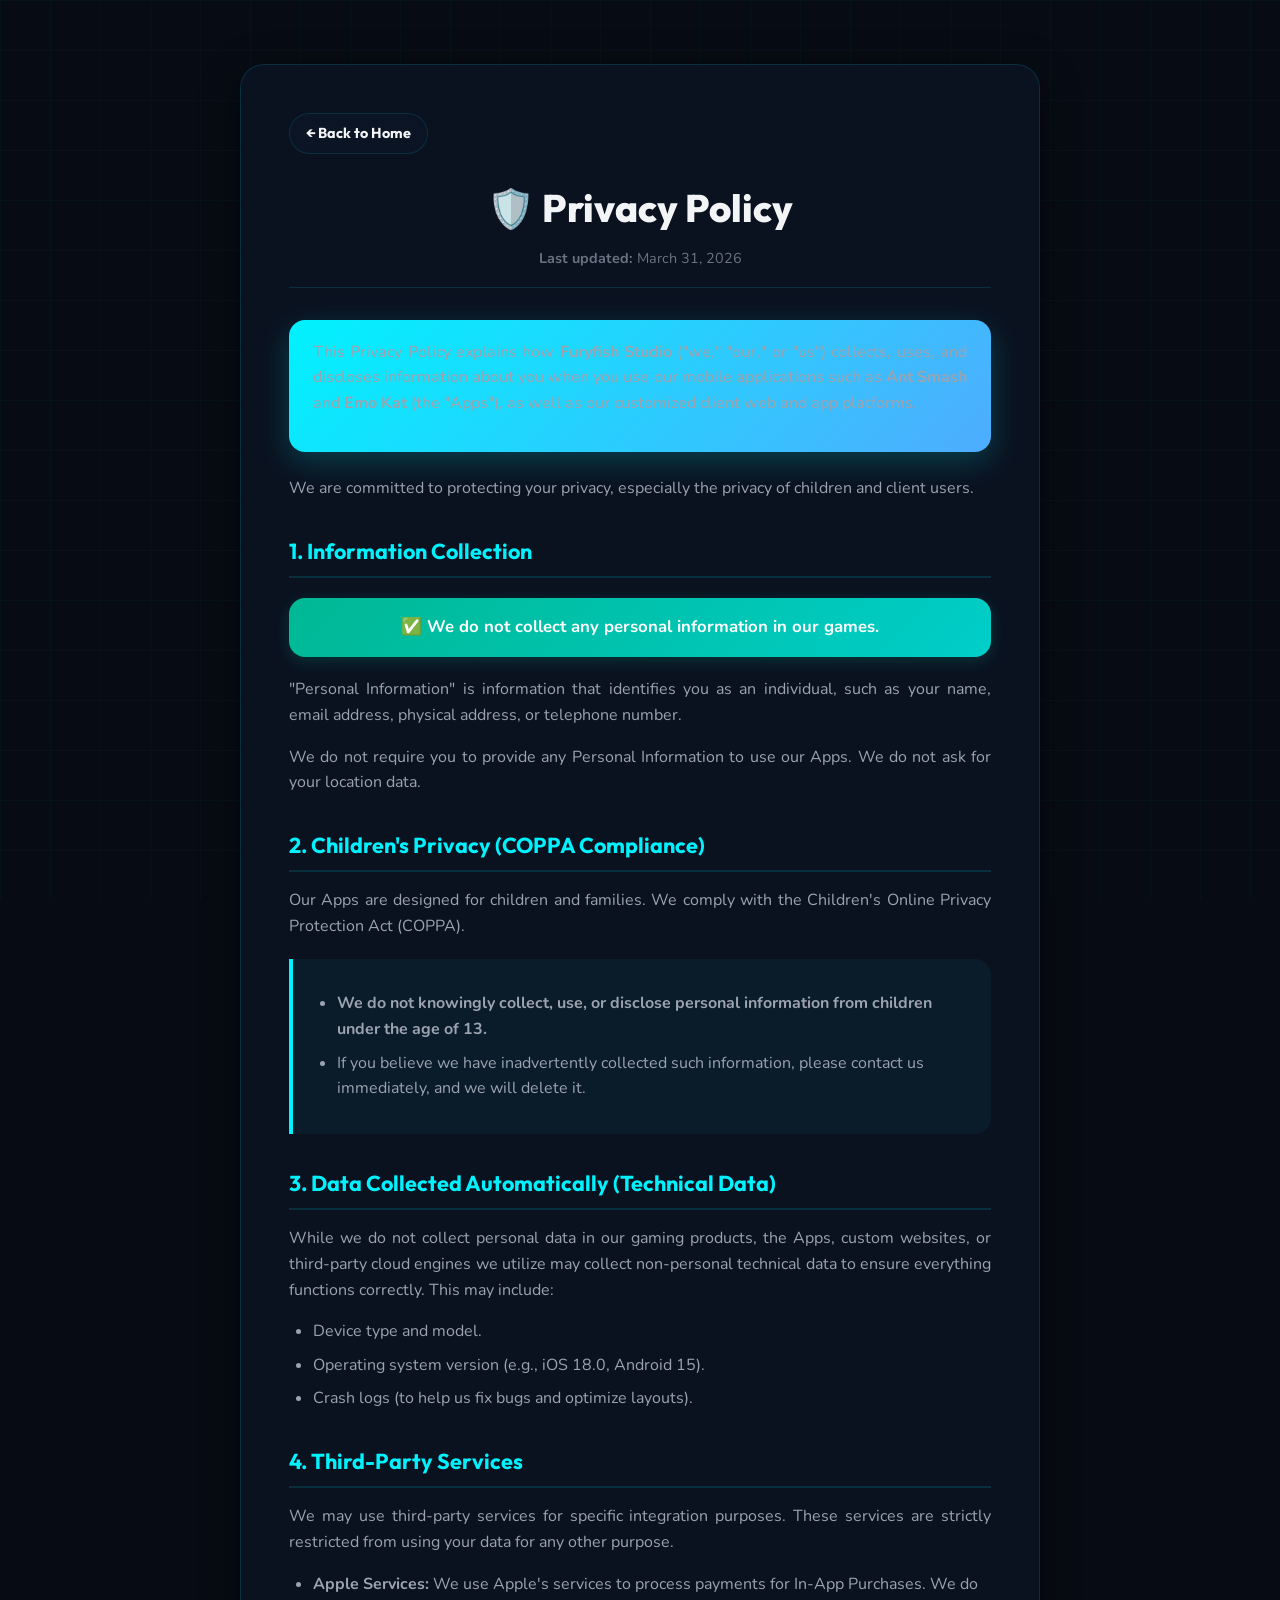
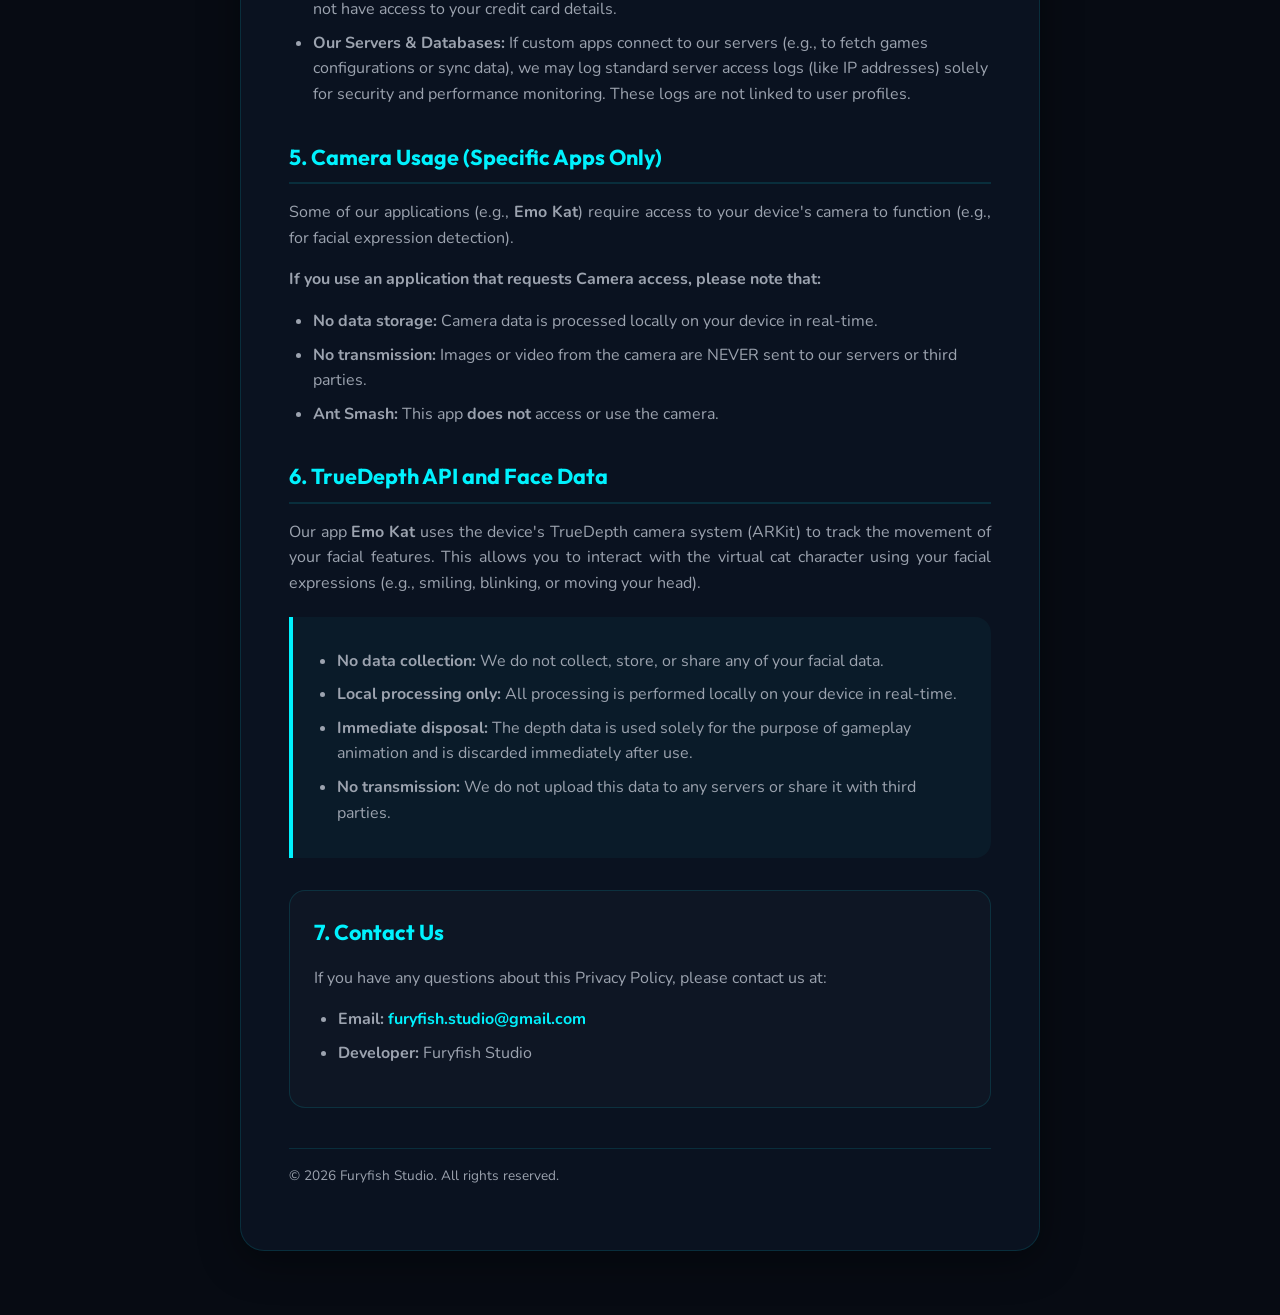
<file: privacy.html>
<!DOCTYPE html>
<html lang="en" data-theme="dark">

<head>
    <meta charset="UTF-8">
    <meta name="viewport" content="width=device-width, initial-scale=1.0">
    <title>Privacy Policy - Furyfish Studio</title>
    <link rel="preconnect" href="https://fonts.googleapis.com">
    <link rel="preconnect" href="https://fonts.gstatic.com" crossorigin>
    <link href="https://fonts.googleapis.com/css2?family=Nunito:wght@400;500;600;700&family=Outfit:wght@400;500;600;700;800&display=swap" rel="stylesheet">
    <link rel="stylesheet" href="styles.css?v=1.0.7">
    
    <script>
        // Set theme immediately to avoid layout flashing
        const savedTheme = localStorage.getItem('furyfishTheme') || 'dark';
        document.documentElement.setAttribute('data-theme', savedTheme);
    </script>

    <style>
        /* Custom document layout optimizations */
        .doc-container {
            max-width: 800px;
            margin: 40px auto;
            background: var(--bg-card);
            border: 1px solid var(--border-color);
            border-radius: var(--radius-lg);
            padding: 48px;
            backdrop-filter: blur(16px);
            -webkit-backdrop-filter: blur(16px);
            box-shadow: var(--shadow-soft);
            position: relative;
            z-index: 10;
        }
        
        h1, h2 {
            font-family: var(--font-heading);
            color: var(--text-primary);
        }
        
        h1 {
            font-size: 2.4rem;
            font-weight: 800;
            margin-bottom: 8px;
            text-align: center;
        }
        
        .last-updated {
            text-align: center;
            color: var(--text-muted);
            font-size: 0.9rem;
            margin-bottom: 32px;
            padding-bottom: 16px;
            border-bottom: 1px solid var(--border-color);
        }
        
        .intro-box {
            background: var(--accent-gradient);
            color: #fff;
            padding: 20px 24px;
            border-radius: var(--radius-md);
            margin-bottom: 24px;
            font-weight: 500;
            box-shadow: var(--accent-glow);
        }
        
        h2 {
            font-size: 1.35rem;
            margin: 32px 0 16px 0;
            padding-bottom: 8px;
            border-bottom: 2px solid var(--border-color);
            color: var(--accent-primary);
        }
        
        p {
            margin-bottom: 16px;
            color: var(--text-secondary);
            text-align: justify;
        }
        
        ul {
            margin: 16px 0;
            padding-left: 24px;
            color: var(--text-secondary);
        }
        
        li {
            margin-bottom: 8px;
        }
        
        .highlight-box {
            background: rgba(0, 242, 254, 0.04);
            border-left: 4px solid var(--accent-primary);
            padding: 16px 20px;
            margin: 20px 0;
            border-radius: 0 var(--radius-md) var(--radius-md) 0;
        }
        
        .no-collect {
            background: linear-gradient(135deg, #00b894 0%, #00cec9 100%);
            color: white;
            padding: 16px;
            border-radius: var(--radius-md);
            text-align: center;
            font-weight: bold;
            font-size: 1.05rem;
            margin: 20px 0;
            box-shadow: 0 4px 15px rgba(0,184,148,0.2);
        }
        
        .contact-box {
            background: rgba(255, 255, 255, 0.02);
            border: 1px solid var(--border-color);
            padding: 24px;
            border-radius: var(--radius-md);
            margin-top: 32px;
        }
        
        .contact-box h2 {
            margin-top: 0;
            border-bottom: none;
            padding-bottom: 0;
        }
        
        .footer-line {
            text-align: center;
            color: var(--text-muted);
            font-size: 0.85rem;
            margin-top: 40px;
            padding-top: 16px;
            border-top: 1px solid var(--border-color);
        }

        @media (max-width: 768px) {
            .doc-container {
                padding: 24px;
                margin: 20px auto;
            }
            h1 {
                font-size: 1.8rem;
            }
        }
    </style>
</head>

<body>
    <!-- Background grid -->
    <div class="background-grid"></div>

    <div class="container" style="padding: 24px 0;">
        <div class="doc-container">
            <!-- Back navigation button -->
            <a href="index.html" class="btn-secondary" style="padding: 8px 16px; font-size: 0.9rem; margin-bottom: 24px; display: inline-flex; align-items: center; gap: 8px;">
                ← Back to Home
            </a>

            <h1>🛡️ Privacy Policy</h1>
            <p class="last-updated"><strong>Last updated:</strong> March 31, 2026</p>

            <div class="intro-box">
                <p>This Privacy Policy explains how <strong>Furyfish Studio</strong> ("we," "our," or "us") collects, uses,
                    and discloses information about you when you use our mobile applications such as <strong>Ant Smash</strong> and <strong>Emo Kat</strong> (the
                    "Apps"), as well as our customized client web and app platforms.</p>
            </div>

            <p>We are committed to protecting your privacy, especially the privacy of children and client users.</p>

            <h2>1. Information Collection</h2>
            <div class="no-collect">
                ✅ We do not collect any personal information in our games.
            </div>
            <p>"Personal Information" is information that identifies you as an individual, such as your name, email address,
                physical address, or telephone number.</p>
            <p>We do not require you to provide any Personal Information to use our Apps. We do not ask for your location
                data.</p>

            <h2>2. Children's Privacy (COPPA Compliance)</h2>
            <p>Our Apps are designed for children and families. We comply with the Children's Online Privacy Protection Act
                (COPPA).</p>
            <div class="highlight-box">
                <ul>
                    <li><strong>We do not knowingly collect, use, or disclose personal information from children under the
                            age of 13.</strong></li>
                    <li>If you believe we have inadvertently collected such information, please contact us immediately, and
                        we will delete it.</li>
                </ul>
            </div>

            <h2>3. Data Collected Automatically (Technical Data)</h2>
            <p>While we do not collect personal data in our gaming products, the Apps, custom websites, or third-party cloud engines we utilize may collect non-personal
                technical data to ensure everything functions correctly. This may include:</p>
            <ul>
                <li>Device type and model.</li>
                <li>Operating system version (e.g., iOS 18.0, Android 15).</li>
                <li>Crash logs (to help us fix bugs and optimize layouts).</li>
            </ul>

            <h2>4. Third-Party Services</h2>
            <p>We may use third-party services for specific integration purposes. These services are strictly restricted from using your data for
                any other purpose.</p>
            <ul>
                <li><strong>Apple Services:</strong> We use Apple's services to process payments for In-App Purchases. We do
                    not have access to your credit card details.</li>
                <li><strong>Our Servers & Databases:</strong> If custom apps connect to our servers (e.g., to fetch games configurations or sync data), we may
                    log standard server access logs (like IP addresses) solely for security and performance monitoring.
                    These logs are not linked to user profiles.</li>
            </ul>

            <h2>5. Camera Usage (Specific Apps Only)</h2>
            <p>Some of our applications (e.g., <strong>Emo Kat</strong>) require access to your device's camera to
                function (e.g., for facial expression detection).</p>
            <p><strong>If you use an application that requests Camera access, please note that:</strong></p>
            <ul>
                <li><strong>No data storage:</strong> Camera data is processed locally on your device in real-time.</li>
                <li><strong>No transmission:</strong> Images or video from the camera are NEVER sent to our servers or third
                    parties.</li>
                <li><strong>Ant Smash:</strong> This app <strong>does not</strong> access or use the camera.</li>
            </ul>

            <h2>6. TrueDepth API and Face Data</h2>
            <p>Our app <strong>Emo Kat</strong> uses the device's TrueDepth camera system (ARKit) to track the movement of
                your facial features. This allows you to interact with the virtual cat character using your facial
                expressions (e.g., smiling, blinking, or moving your head).</p>
            <div class="highlight-box">
                <ul>
                    <li><strong>No data collection:</strong> We do not collect, store, or share any of your facial data.
                    </li>
                    <li><strong>Local processing only:</strong> All processing is performed locally on your device in
                        real-time.</li>
                    <li><strong>Immediate disposal:</strong> The depth data is used solely for the purpose of gameplay
                        animation and is discarded immediately after use.</li>
                    <li><strong>No transmission:</strong> We do not upload this data to any servers or share it with third
                        parties.</li>
                </ul>
            </div>

            <div class="contact-box">
                <h2>7. Contact Us</h2>
                <p>If you have any questions about this Privacy Policy, please contact us at:</p>
                <ul>
                    <li><strong>Email:</strong> <a href="mailto:furyfish.studio@gmail.com" style="color: var(--accent-primary); text-decoration: none; font-weight: 700;">furyfish.studio@gmail.com</a></li>
                    <li><strong>Developer:</strong> Furyfish Studio</li>
                </ul>
            </div>

            <div class="footer-line">
                <p>© 2026 Furyfish Studio. All rights reserved.</p>
            </div>
        </div>
    </div>
</body>

</html>
</file>
<file: styles.css>
:root {
    --font-heading: 'Outfit', -apple-system, BlinkMacSystemFont, 'Segoe UI', Roboto, sans-serif;
    --font-body: 'Nunito', -apple-system, BlinkMacSystemFont, 'Segoe UI', Roboto, sans-serif;
    --font-mono: 'Fira Code', 'Courier New', Courier, monospace;
    
    --transition-smooth: all 0.3s cubic-bezier(0.4, 0, 0.2, 1);
    --transition-bounce: all 0.5s cubic-bezier(0.34, 1.56, 0.64, 1);
    
    /* Global Radius */
    --radius-lg: 24px;
    --radius-md: 16px;
    --radius-sm: 10px;
    --radius-full: 9999px;
}

/* -------------------------------------------------------------
   🌑 DARK THEME: MIDNIGHT ABYSSAL (Default)
   ------------------------------------------------------------- */
[data-theme="dark"] {
    --bg-main: #070b13;
    --bg-card: rgba(13, 22, 38, 0.75);
    --bg-nav: rgba(7, 11, 19, 0.7);
    --border-color: rgba(0, 242, 254, 0.12);
    --border-hover: rgba(0, 242, 254, 0.4);
    --text-primary: #f3f4f6;
    --text-secondary: #9ca3af;
    --text-muted: #6b7280;
    
    --accent-primary: #00f2fe;
    --accent-secondary: #fbc2eb;
    --accent-gradient: linear-gradient(135deg, #00f2fe 0%, #4facfe 100%);
    --accent-glow: 0 10px 30px rgba(0, 242, 254, 0.2);
    --accent-shadow-hover: 0 20px 50px rgba(0, 242, 254, 0.3);
    
    --shadow-soft: 0 10px 40px rgba(0, 0, 0, 0.4);
    --shadow-hover: 0 20px 60px rgba(0, 242, 254, 0.15);
    
    --glass-bg: rgba(13, 22, 38, 0.7);
    --glass-border: rgba(255, 255, 255, 0.05);
    --glass-shadow: inset 0 1px 1px rgba(255, 255, 255, 0.05);
    
    --grid-bg: rgba(0, 242, 254, 0.02);
    --grid-line: rgba(0, 242, 254, 0.04);
    --bg-body: none;
}

/* -------------------------------------------------------------
   ☀️ LIGHT THEME: DREAMY HORIZON
   ------------------------------------------------------------- */
[data-theme="light"] {
    --bg-main: #f0f6fc;
    --bg-card: rgba(255, 255, 255, 0.85);
    --bg-nav: rgba(255, 255, 255, 0.7);
    --border-color: rgba(102, 126, 234, 0.15);
    --border-hover: rgba(102, 126, 234, 0.4);
    --text-primary: #2d3748;
    --text-secondary: #4a5568;
    --text-muted: #718096;
    
    --accent-primary: #667eea;
    --accent-secondary: #764ba2;
    --accent-gradient: linear-gradient(135deg, #667eea 0%, #764ba2 100%);
    --accent-glow: 0 10px 30px rgba(102, 126, 234, 0.15);
    --accent-shadow-hover: 0 20px 50px rgba(102, 126, 234, 0.25);
    
    --shadow-soft: 0 10px 40px rgba(102, 126, 234, 0.08);
    --shadow-hover: 0 20px 60px rgba(102, 126, 234, 0.18);
    
    --glass-bg: rgba(255, 255, 255, 0.8);
    --glass-border: rgba(255, 255, 255, 0.4);
    --glass-shadow: inset 0 1px 1px rgba(255, 255, 255, 0.2);
    
    --grid-bg: rgba(102, 126, 234, 0.01);
    --grid-line: rgba(102, 126, 234, 0.03);
    --bg-body: linear-gradient(180deg, #87CEEB 0%, #E0F6FF 50%, #FFF8E7 100%);
}

/* -------------------------------------------------------------
   BASE RESET & LAYOUT
   ------------------------------------------------------------- */
* {
    margin: 0;
    padding: 0;
    box-sizing: border-box;
}

html {
    scroll-behavior: smooth;
    font-size: 16px;
}

body {
    font-family: var(--font-body);
    background-color: var(--bg-main);
    background-image: var(--bg-body);
    background-repeat: no-repeat;
    background-position: center center;
    background-attachment: fixed;
    background-size: cover;
    color: var(--text-primary);
    overflow-x: hidden;
    position: relative;
    min-height: 100vh;
    line-height: 1.6;
    transition: background-color 0.5s ease, color 0.3s ease;
}

/* Background Grid Overlay */
.background-grid {
    position: fixed;
    top: 0;
    left: 0;
    width: 100%;
    height: 100%;
    z-index: 0;
    pointer-events: none;
    background-size: 50px 50px;
    background-image: 
        linear-gradient(to right, var(--grid-line) 1px, transparent 1px),
        linear-gradient(to bottom, var(--grid-line) 1px, transparent 1px);
    opacity: 0.8;
}

canvas#abyss-canvas {
    position: fixed;
    top: 0;
    left: 0;
    width: 100%;
    height: 100%;
    z-index: 0;
    pointer-events: none;
}

/* Custom Scrollbar */
::-webkit-scrollbar {
    width: 10px;
}
::-webkit-scrollbar-track {
    background: var(--bg-main);
}
::-webkit-scrollbar-thumb {
    background: var(--border-color);
    border-radius: var(--radius-full);
}
::-webkit-scrollbar-thumb:hover {
    background: var(--accent-primary);
}

/* Skip to Content Accessibility */
.skip-link {
    position: absolute;
    top: -100px;
    left: 0;
    background: var(--accent-primary);
    color: #000;
    padding: 8px 16px;
    z-index: 1000;
    transition: top 0.2s;
    font-family: var(--font-heading);
    font-weight: 700;
    border-radius: 0 0 var(--radius-sm) 0;
}
.skip-link:focus {
    top: 0;
}

.container {
    position: relative;
    z-index: 1;
    max-width: 1280px;
    margin: 0 auto;
    padding: 0 24px;
}

/* -------------------------------------------------------------
   NAV BAR
   ------------------------------------------------------------- */
.nav-menu {
    position: sticky;
    top: 16px;
    z-index: 100;
    display: flex;
    justify-content: space-between;
    align-items: center;
    padding: 14px 28px;
    margin-top: 16px;
    background: var(--bg-nav);
    backdrop-filter: blur(16px);
    -webkit-backdrop-filter: blur(16px);
    border-radius: var(--radius-full);
    border: 1px solid var(--glass-border);
    box-shadow: var(--shadow-soft), var(--glass-shadow);
    transition: var(--transition-smooth);
}

.brand {
    display: flex;
    align-items: center;
    gap: 12px;
    text-decoration: none;
    color: var(--text-primary);
}

.brand-logo {
    width: 32px;
    height: 32px;
    fill: url(#logo-grad);
    animation: swim 4s ease-in-out infinite;
}

.brand-name {
    font-family: var(--font-heading);
    font-weight: 800;
    font-size: 1.35rem;
    letter-spacing: -0.5px;
    background: var(--accent-gradient);
    -webkit-background-clip: text;
    -webkit-text-fill-color: transparent;
    background-clip: text;
}

.nav-links {
    display: flex;
    align-items: center;
    gap: 32px;
}

.nav-links a {
    text-decoration: none;
    color: var(--text-secondary);
    font-weight: 600;
    font-size: 0.95rem;
    font-family: var(--font-heading);
    transition: var(--transition-smooth);
    position: relative;
    padding: 4px 0;
}

.nav-links a:hover,
.nav-links a.active {
    color: var(--text-primary);
}

.nav-links a::after {
    content: '';
    position: absolute;
    bottom: 0;
    left: 0;
    width: 0;
    height: 2px;
    background: var(--accent-gradient);
    transition: var(--transition-smooth);
}

.nav-links a:hover::after,
.nav-links a.active::after {
    width: 100%;
}

.nav-controls {
    display: flex;
    align-items: center;
    gap: 16px;
}

/* Theme Toggle Slider */
.theme-toggle {
    background: var(--border-color);
    border: 1px solid var(--glass-border);
    cursor: pointer;
    width: 58px;
    height: 30px;
    border-radius: var(--radius-full);
    position: relative;
    display: flex;
    align-items: center;
    justify-content: space-between;
    padding: 0 6px;
    transition: var(--transition-smooth);
}

.theme-toggle-dot {
    position: absolute;
    top: 3px;
    left: 3px;
    width: 22px;
    height: 22px;
    background: var(--accent-gradient);
    border-radius: 50%;
    transition: var(--transition-bounce);
    box-shadow: 0 2px 5px rgba(0,0,0,0.2);
}

[data-theme="light"] .theme-toggle-dot {
    left: 31px;
}

.theme-toggle-icon {
    font-size: 0.9rem;
    z-index: 1;
    user-select: none;
}

/* Language Switcher */
.lang-switcher {
    display: flex;
    background: rgba(255, 255, 255, 0.03);
    border: 1px solid var(--border-color);
    padding: 3px;
    border-radius: var(--radius-full);
}

.lang-btn {
    background: transparent;
    border: none;
    color: var(--text-secondary);
    font-family: var(--font-heading);
    font-weight: 700;
    font-size: 0.75rem;
    padding: 6px 12px;
    border-radius: var(--radius-full);
    cursor: pointer;
    transition: var(--transition-smooth);
}

.lang-btn:hover {
    color: var(--text-primary);
}

.lang-btn.active {
    background: var(--accent-gradient);
    color: #fff;
    box-shadow: var(--accent-glow);
}

/* -------------------------------------------------------------
   HERO SECTION
   ------------------------------------------------------------- */
.hero {
    display: grid;
    grid-template-columns: 1.2fr 0.8fr;
    gap: 48px;
    align-items: center;
    padding: 80px 0;
    min-height: calc(100vh - 120px);
}

.hero-info {
    display: flex;
    flex-direction: column;
    gap: 24px;
}

.hero-badge {
    align-self: flex-start;
    display: inline-flex;
    align-items: center;
    gap: 8px;
    background: rgba(0, 242, 254, 0.08);
    border: 1px solid var(--border-color);
    color: var(--accent-primary);
    padding: 8px 18px;
    border-radius: var(--radius-full);
    font-family: var(--font-mono);
    font-size: 0.8rem;
    font-weight: 600;
    letter-spacing: 0.5px;
    text-transform: uppercase;
}

[data-theme="light"] .hero-badge {
    background: rgba(102, 126, 234, 0.08);
    color: var(--accent-primary);
}

.hero-badge::before {
    content: '';
    display: inline-block;
    width: 8px;
    height: 8px;
    border-radius: 50%;
    background: var(--accent-primary);
    box-shadow: 0 0 10px var(--accent-primary);
    animation: pulse 1.5s ease-in-out infinite;
}

.hero-title {
    font-family: var(--font-heading);
    font-weight: 800;
    font-size: 3.5rem;
    line-height: 1.1;
    letter-spacing: -1.5px;
}

.hero-title .gradient-text {
    background: var(--accent-gradient);
    -webkit-background-clip: text;
    -webkit-text-fill-color: transparent;
    background-clip: text;
    display: inline-block;
}

.hero-tagline {
    font-size: 1.2rem;
    color: var(--text-secondary);
    max-width: 600px;
    line-height: 1.6;
}

.tagline-highlight {
    color: var(--text-primary);
    font-weight: 700;
    border-bottom: 2px dashed var(--accent-primary);
}

/* Hero Technology Slide Track */
.hero-tech-slider {
    margin-top: 16px;
    overflow: hidden;
    width: 100%;
    mask-image: linear-gradient(to right, transparent, #000 10%, #000 90%, transparent);
    -webkit-mask-image: linear-gradient(to right, transparent, #000 10%, #000 90%, transparent);
}

.tech-track {
    display: flex;
    gap: 16px;
    width: max-content;
    animation: scroll-tech 25s linear infinite;
}

.tech-tag {
    background: var(--bg-card);
    border: 1px solid var(--border-color);
    border-radius: var(--radius-sm);
    padding: 8px 16px;
    font-family: var(--font-mono);
    font-size: 0.85rem;
    color: var(--text-secondary);
    display: flex;
    align-items: center;
    gap: 8px;
    white-space: nowrap;
}

.tech-tag i {
    color: var(--accent-primary);
}

.hero-ctas {
    display: flex;
    gap: 16px;
    margin-top: 12px;
}

/* Premium Button Designs */
.btn-primary {
    background: var(--accent-gradient);
    color: #fff;
    text-decoration: none;
    padding: 16px 32px;
    border-radius: var(--radius-full);
    font-family: var(--font-heading);
    font-weight: 700;
    font-size: 1rem;
    display: inline-flex;
    align-items: center;
    gap: 10px;
    box-shadow: var(--accent-glow);
    transition: var(--transition-bounce);
    border: none;
    cursor: pointer;
}

.btn-primary:hover {
    transform: translateY(-4px);
    box-shadow: var(--accent-shadow-hover);
}

.btn-primary:active {
    transform: translateY(-1px) scale(0.98);
}

.btn-secondary {
    background: var(--bg-card);
    border: 1px solid var(--border-color);
    color: var(--text-primary);
    text-decoration: none;
    padding: 16px 32px;
    border-radius: var(--radius-full);
    font-family: var(--font-heading);
    font-weight: 700;
    font-size: 1rem;
    display: inline-flex;
    align-items: center;
    gap: 10px;
    transition: var(--transition-bounce);
    cursor: pointer;
    backdrop-filter: blur(8px);
}

.btn-secondary:hover {
    transform: translateY(-4px);
    border-color: var(--accent-primary);
    background: rgba(255, 255, 255, 0.02);
}

.btn-secondary:active {
    transform: translateY(-1px) scale(0.98);
}

/* Floating Art Container */
.hero-art-container {
    position: relative;
    display: flex;
    justify-content: center;
    align-items: center;
}

.floating-artwork {
    width: 320px;
    height: 320px;
    border-radius: var(--radius-lg);
    background: radial-gradient(circle at top left, rgba(0, 242, 254, 0.15) 0%, transparent 60%),
                radial-gradient(circle at bottom right, rgba(251, 194, 235, 0.1) 0%, transparent 60%);
    border: 1px solid var(--border-color);
    box-shadow: var(--shadow-soft);
    position: relative;
    animation: float 6s ease-in-out infinite;
    backdrop-filter: blur(12px);
    display: flex;
    flex-direction: column;
    justify-content: center;
    align-items: center;
    gap: 16px;
    text-align: center;
    padding: 30px;
}

.floating-logo-bg {
    font-size: 5rem;
    animation: pulse-art 3s ease-in-out infinite;
}

.floating-badge {
    position: absolute;
    padding: 10px 18px;
    background: var(--glass-bg);
    border: 1px solid var(--glass-border);
    border-radius: var(--radius-md);
    box-shadow: var(--shadow-soft);
    font-family: var(--font-mono);
    font-size: 0.8rem;
    font-weight: 700;
    color: var(--accent-primary);
}

.fb-1 {
    top: -20px;
    left: -20px;
    animation: float-offset 5s ease-in-out infinite;
}

.fb-2 {
    bottom: -15px;
    right: -15px;
    animation: float-offset 6s ease-in-out infinite 1s;
}

.fb-3 {
    top: 60%;
    left: -40px;
    animation: float-offset 7s ease-in-out infinite 0.5s;
    color: var(--accent-secondary);
}

/* -------------------------------------------------------------
   SERVICES SECTION
   ------------------------------------------------------------- */
.services {
    padding: 100px 0;
}

.section-header {
    text-align: center;
    margin-bottom: 60px;
}

.section-pre {
    font-family: var(--font-mono);
    font-size: 0.85rem;
    color: var(--accent-primary);
    text-transform: uppercase;
    letter-spacing: 2px;
    display: block;
    margin-bottom: 12px;
}

.section-title {
    font-family: var(--font-heading);
    font-weight: 800;
    font-size: 2.5rem;
    letter-spacing: -1px;
}

.services-grid {
    display: grid;
    grid-template-columns: repeat(3, 1fr);
    gap: 32px;
}

.service-card {
    background: var(--bg-card);
    border: 1px solid var(--border-color);
    border-radius: var(--radius-lg);
    padding: 40px;
    box-shadow: var(--shadow-soft);
    transition: var(--transition-bounce);
    display: flex;
    flex-direction: column;
    gap: 20px;
    backdrop-filter: blur(12px);
    -webkit-backdrop-filter: blur(12px);
}

.service-card:hover {
    transform: translateY(-8px);
    border-color: var(--border-hover);
    box-shadow: var(--shadow-hover);
}

.service-icon {
    width: 60px;
    height: 60px;
    background: var(--accent-gradient);
    border-radius: var(--radius-md);
    display: flex;
    justify-content: center;
    align-items: center;
    font-size: 1.8rem;
    color: #fff;
    box-shadow: var(--accent-glow);
}

.service-title {
    font-family: var(--font-heading);
    font-weight: 750;
    font-size: 1.5rem;
    color: var(--text-primary);
}

.service-desc {
    color: var(--text-secondary);
    font-size: 0.95rem;
    line-height: 1.6;
}

.service-techs {
    display: flex;
    flex-wrap: wrap;
    gap: 8px;
    margin-top: auto;
    padding-top: 16px;
    border-top: 1px solid var(--border-color);
}

.service-tech-badge {
    background: rgba(255, 255, 255, 0.03);
    border: 1px solid var(--border-color);
    padding: 4px 10px;
    border-radius: var(--radius-full);
    font-family: var(--font-mono);
    font-size: 0.75rem;
    color: var(--text-secondary);
}

/* -------------------------------------------------------------
   SHOWCASE / PORTFOLIO SECTION
   ------------------------------------------------------------- */
.showcase {
    padding: 100px 0;
}

/* Portfolio Tabs */
.tabs-container {
    display: flex;
    justify-content: center;
    gap: 12px;
    margin-bottom: 48px;
}

.tab-btn {
    background: var(--bg-card);
    border: 1px solid var(--border-color);
    color: var(--text-secondary);
    font-family: var(--font-heading);
    font-weight: 700;
    font-size: 0.95rem;
    padding: 12px 28px;
    border-radius: var(--radius-full);
    cursor: pointer;
    transition: var(--transition-smooth);
    backdrop-filter: blur(8px);
}

.tab-btn:hover {
    color: var(--text-primary);
    border-color: var(--text-muted);
}

.tab-btn.active {
    background: var(--accent-gradient);
    color: #fff;
    border-color: transparent;
    box-shadow: var(--accent-glow);
}

/* Dynamic Showcase Grid */
.showcase-grid {
    display: grid;
    grid-template-columns: repeat(2, 1fr);
    gap: 40px;
}

/* Portfolio Work Item Cards */
.project-card {
    background: var(--bg-card);
    border: 1px solid var(--border-color);
    border-radius: var(--radius-lg);
    overflow: hidden;
    box-shadow: var(--shadow-soft);
    display: flex;
    flex-direction: column;
    backdrop-filter: blur(16px);
    -webkit-backdrop-filter: blur(16px);
    transition: border-color 0.4s ease, box-shadow 0.4s ease, transform 0.1s ease;
    transform-style: preserve-3d;
    perspective: 1000px;
    cursor: pointer;
}

.project-card:hover {
    border-color: var(--border-hover);
    box-shadow: var(--shadow-hover);
}

/* Mockup Media Viewport */
.project-media-container {
    width: 100%;
    height: 320px;
    overflow: hidden;
    background: rgba(255, 255, 255, 0.02);
    display: flex;
    justify-content: center;
    align-items: center;
    position: relative;
    padding: 24px;
    border-bottom: 1px solid var(--border-color);
}

.project-details {
    padding: 32px;
    display: flex;
    flex-direction: column;
    gap: 16px;
    flex-grow: 1;
}

.project-tags {
    display: flex;
    gap: 8px;
    flex-wrap: wrap;
}

.project-tag {
    background: rgba(0, 242, 254, 0.05);
    border: 1px solid var(--border-color);
    color: var(--accent-primary);
    font-family: var(--font-mono);
    font-size: 0.75rem;
    padding: 4px 10px;
    border-radius: var(--radius-full);
    text-transform: uppercase;
}

.project-title {
    font-family: var(--font-heading);
    font-weight: 800;
    font-size: 1.6rem;
    color: var(--text-primary);
    line-height: 1.25;
}

.project-subtitle {
    font-size: 0.95rem;
    color: var(--text-secondary);
    line-height: 1.5;
}

.project-footer {
    display: flex;
    justify-content: space-between;
    align-items: center;
    margin-top: auto;
    padding-top: 20px;
    border-top: 1px solid var(--border-color);
}

.project-links {
    display: flex;
    gap: 12px;
}

.project-meta-label {
    font-family: var(--font-mono);
    font-weight: 700;
    font-size: 0.95rem;
    color: var(--accent-primary);
}

/* -------------------------------------------------------------
   DEVICE MOCKUPS (PURE CSS & HTML)
   ------------------------------------------------------------- */

/* MacBook/Browser Screen */
.mockup-browser {
    width: 100%;
    height: 100%;
    background: #111;
    border-radius: var(--radius-md);
    border: 1px solid rgba(255,255,255,0.1);
    box-shadow: 0 15px 30px rgba(0,0,0,0.5);
    display: flex;
    flex-direction: column;
    overflow: hidden;
    transition: var(--transition-smooth);
}

.browser-header {
    background: #1e1e1e;
    height: 32px;
    border-bottom: 1px solid #2e2e2e;
    display: flex;
    align-items: center;
    padding: 0 12px;
    gap: 16px;
}

.browser-dots {
    display: flex;
    gap: 6px;
}

.browser-dot {
    width: 8px;
    height: 8px;
    border-radius: 50%;
}

.bd-close { background: #ff5f56; }
.bd-min { background: #ffbd2e; }
.bd-max { background: #27c93f; }

.browser-address {
    background: #2b2b2b;
    border-radius: 4px;
    height: 18px;
    flex-grow: 1;
    max-width: 60%;
    margin: 0 auto;
    font-family: var(--font-mono);
    font-size: 0.65rem;
    color: #888;
    display: flex;
    align-items: center;
    padding: 0 10px;
    overflow: hidden;
    white-space: nowrap;
}

.browser-screen {
    flex-grow: 1;
    background: #fff;
    overflow: hidden;
    position: relative;
}

/* Phone Screen */
.mockup-phone {
    width: 155px;
    height: 290px;
    background: #000;
    border-radius: 32px;
    border: 4px solid #222;
    box-shadow: 0 15px 30px rgba(0,0,0,0.5);
    position: relative;
    overflow: hidden;
    display: flex;
    flex-direction: column;
    transition: var(--transition-smooth);
}

.phone-screen {
    flex-grow: 1;
    background: #fff;
    border-radius: 26px;
    overflow: hidden;
    position: relative;
    display: flex;
    flex-direction: column;
}

.phone-island {
    position: absolute;
    top: 6px;
    left: 50%;
    transform: translateX(-50%);
    width: 50px;
    height: 12px;
    background: #000;
    border-radius: 20px;
    z-index: 10;
}

.phone-home-indicator {
    position: absolute;
    bottom: 5px;
    left: 50%;
    transform: translateX(-50%);
    width: 50px;
    height: 3px;
    background: #888;
    border-radius: 10px;
    z-index: 10;
}

/* -------------------------------------------------------------
   MOCKUP PREVIEW RENDERS (CUSTOM SITES)
   ------------------------------------------------------------- */

/* 1. HaMy Kitchen preview */
.preview-hamy {
    width: 100%;
    height: 100%;
    background: #0f0a0a;
    color: #fff;
    display: flex;
    flex-direction: column;
    font-family: var(--font-heading);
    position: relative;
    overflow: hidden;
}

.hamy-nav {
    display: flex;
    justify-content: space-between;
    align-items: center;
    padding: 8px 12px;
    border-bottom: 1px solid rgba(255,255,255,0.05);
}

.hamy-logo {
    color: #ff6b6b;
    font-weight: 800;
    font-size: 0.8rem;
    letter-spacing: -0.5px;
}

.hamy-nav-links {
    width: 40px;
    height: 4px;
    background: rgba(255,255,255,0.2);
    border-radius: 2px;
}

.hamy-hero {
    flex-grow: 1;
    display: flex;
    flex-direction: column;
    justify-content: center;
    padding: 12px;
    gap: 8px;
    text-align: left;
    position: relative;
}

.hamy-title {
    font-size: 1.1rem;
    font-weight: 800;
    line-height: 1.2;
    background: linear-gradient(135deg, #ff9f43 0%, #ff6b6b 100%);
    -webkit-background-clip: text;
    -webkit-text-fill-color: transparent;
}

.hamy-sub {
    font-size: 0.55rem;
    color: #aaa;
    max-width: 80%;
}

.hamy-btn {
    align-self: flex-start;
    background: #ff6b6b;
    color: #fff;
    font-size: 0.55rem;
    padding: 6px 12px;
    border-radius: 4px;
    font-weight: 700;
    box-shadow: 0 4px 10px rgba(255,107,107,0.3);
}

.hamy-circle-food {
    position: absolute;
    right: -20px;
    bottom: -10px;
    width: 100px;
    height: 100px;
    background: radial-gradient(circle, #ff6b6b 0%, transparent 70%);
    opacity: 0.3;
    border-radius: 50%;
    animation: rotate 12s linear infinite;
}

/* 2. An's Nails preview */
.preview-nails {
    width: 100%;
    height: 100%;
    background: #fdf6f6;
    color: #3e2723;
    display: flex;
    flex-direction: column;
    font-family: var(--font-body);
    position: relative;
    overflow: hidden;
}

.nails-header {
    display: flex;
    justify-content: space-between;
    align-items: center;
    padding: 6px 12px;
    background: #fff;
    border-bottom: 1px solid #f3e5f5;
}

.nails-logo {
    font-weight: 700;
    font-size: 0.75rem;
    color: #880e4f;
}

.nails-hamburger {
    width: 12px;
    height: 8px;
    border-top: 2px solid #880e4f;
    border-bottom: 2px solid #880e4f;
}

.nails-hero {
    flex-grow: 1;
    display: flex;
    flex-direction: column;
    align-items: center;
    justify-content: center;
    padding: 12px;
    text-align: center;
    gap: 8px;
    background-image: radial-gradient(circle at top right, #f8bbd0 0%, transparent 60%);
}

.nails-title {
    font-size: 1.1rem;
    font-weight: 700;
    color: #880e4f;
    line-height: 1.2;
}

.nails-sub {
    font-size: 0.55rem;
    color: #5d4037;
}

.nails-btn {
    background: #880e4f;
    color: #fff;
    font-size: 0.55rem;
    padding: 6px 14px;
    border-radius: 12px;
    font-weight: 600;
    text-transform: uppercase;
    letter-spacing: 0.5px;
}

.nails-flower {
    position: absolute;
    bottom: -10px;
    left: -10px;
    font-size: 2.2rem;
    opacity: 0.15;
    animation: sway 4s ease-in-out infinite alternate;
}

/* 3. Mein Pass preview */
.preview-pass {
    width: 100%;
    height: 100%;
    background: #0f172a;
    color: #fff;
    display: flex;
    flex-direction: column;
    padding: 16px 10px;
    font-family: var(--font-mono);
    gap: 12px;
    position: relative;
    overflow: hidden;
}

.pass-header {
    display: flex;
    justify-content: space-between;
    align-items: center;
}

.pass-title {
    font-size: 0.75rem;
    font-weight: 800;
    color: #38bdf8;
}

.pass-status {
    width: 8px;
    height: 8px;
    border-radius: 50%;
    background: #22c55e;
    box-shadow: 0 0 8px #22c55e;
}

.pass-card {
    background: rgba(255, 255, 255, 0.05);
    border: 1px solid rgba(255, 255, 255, 0.1);
    border-radius: 12px;
    padding: 10px;
    display: flex;
    flex-direction: column;
    gap: 4px;
}

.pass-card-header {
    display: flex;
    justify-content: space-between;
    font-size: 0.5rem;
    color: #94a3b8;
}

.pass-name {
    font-size: 0.65rem;
    font-weight: 700;
}

.pass-qr-box {
    align-self: center;
    width: 80px;
    height: 80px;
    background: #fff;
    padding: 6px;
    border-radius: 8px;
    margin: 8px 0;
    display: flex;
    justify-content: center;
    align-items: center;
    position: relative;
}

.pass-qr-box svg {
    width: 100%;
    height: 100%;
    fill: #000;
}

.pass-scanner-line {
    position: absolute;
    left: 0;
    width: 100%;
    height: 2px;
    background: #38bdf8;
    box-shadow: 0 0 8px #38bdf8;
    animation: scan-vertical 2s linear infinite;
}

.pass-verify-badge {
    align-self: center;
    background: rgba(34, 197, 94, 0.1);
    border: 1px solid rgba(34, 197, 94, 0.3);
    border-radius: 4px;
    padding: 2px 8px;
    font-size: 0.5rem;
    color: #4ade80;
    display: flex;
    align-items: center;
    gap: 4px;
}

/* 4. Game Preview Screen (Phone Mockup for Games from games.json) */
.game-media-container {
    background: radial-gradient(ellipse at center, rgba(0, 242, 254, 0.06) 0%, transparent 70%);
}

.game-phone-mockup {
    transform: scale(1);
    transition: transform 0.4s cubic-bezier(0.34, 1.56, 0.64, 1);
}

.project-card:hover .game-phone-mockup {
    transform: scale(1.04);
}

.game-preview-screen {
    width: 100%;
    height: 100%;
    background: linear-gradient(160deg, #0c1222 0%, #1a1040 50%, #0d1b2a 100%);
    display: flex;
    flex-direction: column;
    align-items: center;
    justify-content: center;
    gap: 10px;
    padding: 20px 12px 14px;
    position: relative;
    overflow: hidden;
}

.game-preview-bg {
    position: absolute;
    inset: 0;
    background:
        radial-gradient(circle at 30% 20%, rgba(0, 242, 254, 0.12) 0%, transparent 50%),
        radial-gradient(circle at 70% 80%, rgba(251, 194, 235, 0.08) 0%, transparent 50%);
    pointer-events: none;
    animation: game-bg-pulse 4s ease-in-out infinite alternate;
}

@keyframes game-bg-pulse {
    0% { opacity: 0.7; }
    100% { opacity: 1; }
}

.game-icon-wrapper {
    width: 80px;
    height: 80px;
    border-radius: 20px;
    overflow: hidden;
    box-shadow:
        0 8px 32px rgba(0, 0, 0, 0.4),
        0 0 0 1px rgba(255, 255, 255, 0.08),
        0 0 40px rgba(0, 242, 254, 0.15);
    position: relative;
    z-index: 2;
    transition: box-shadow 0.3s ease;
}

.project-card:hover .game-icon-wrapper {
    box-shadow:
        0 12px 40px rgba(0, 0, 0, 0.5),
        0 0 0 1px rgba(255, 255, 255, 0.12),
        0 0 60px rgba(0, 242, 254, 0.25);
}

.game-icon-img {
    width: 100%;
    height: 100%;
    object-fit: cover;
    display: block;
}

.game-preview-name {
    font-family: var(--font-heading);
    font-size: 0.75rem;
    font-weight: 700;
    color: #fff;
    text-align: center;
    line-height: 1.2;
    z-index: 2;
    max-width: 90%;
    text-shadow: 0 1px 4px rgba(0, 0, 0, 0.5);
}

.game-preview-genres {
    display: flex;
    gap: 4px;
    flex-wrap: wrap;
    justify-content: center;
    z-index: 2;
}

.game-genre-pill {
    background: rgba(255, 255, 255, 0.08);
    border: 1px solid rgba(255, 255, 255, 0.1);
    color: rgba(255, 255, 255, 0.7);
    font-family: var(--font-mono);
    font-size: 0.45rem;
    padding: 2px 6px;
    border-radius: 20px;
    text-transform: uppercase;
    letter-spacing: 0.5px;
}

.game-preview-price {
    font-family: var(--font-mono);
    font-size: 0.55rem;
    font-weight: 700;
    color: #4ade80;
    background: rgba(34, 197, 94, 0.1);
    border: 1px solid rgba(34, 197, 94, 0.2);
    padding: 2px 10px;
    border-radius: 20px;
    z-index: 2;
}

/* -------------------------------------------------------------
   TECH STACK & CAPABILITIES
   ------------------------------------------------------------- */
.tech-stack {
    padding: 100px 0;
}

.tech-grid {
    display: grid;
    grid-template-columns: repeat(4, 1fr);
    gap: 24px;
}

.tech-card {
    background: var(--bg-card);
    border: 1px solid var(--border-color);
    border-radius: var(--radius-md);
    padding: 24px;
    backdrop-filter: blur(12px);
    display: flex;
    flex-direction: column;
    gap: 12px;
    transition: var(--transition-bounce);
}

.tech-card:hover {
    transform: translateY(-6px);
    border-color: var(--border-hover);
    box-shadow: var(--shadow-soft);
}

.tech-icon {
    font-size: 2rem;
    color: var(--accent-primary);
}

.tech-name {
    font-family: var(--font-heading);
    font-weight: 700;
    font-size: 1.15rem;
}

.tech-desc {
    color: var(--text-secondary);
    font-size: 0.85rem;
    line-height: 1.5;
}

/* -------------------------------------------------------------
   ABOUT US SECTION
   ------------------------------------------------------------- */
.about {
    padding: 100px 0;
}

.about-columns {
    display: grid;
    grid-template-columns: 1fr 1fr;
    gap: 60px;
    align-items: center;
}

.about-text {
    display: flex;
    flex-direction: column;
    gap: 24px;
}

.about-text p {
    font-size: 1.05rem;
    color: var(--text-secondary);
    line-height: 1.7;
}

.about-stats {
    display: grid;
    grid-template-columns: 1fr 1fr;
    gap: 24px;
}

.stat-box {
    background: var(--bg-card);
    border: 1px solid var(--border-color);
    border-radius: var(--radius-lg);
    padding: 32px;
    backdrop-filter: blur(12px);
    text-align: center;
    display: flex;
    flex-direction: column;
    gap: 8px;
    transition: var(--transition-bounce);
}

.stat-box:hover {
    transform: scale(1.05);
    border-color: var(--border-hover);
}

.stat-num {
    font-family: var(--font-heading);
    font-size: 3rem;
    font-weight: 850;
    color: var(--accent-primary);
    line-height: 1;
    font-variant-numeric: tabular-nums;
}

.stat-label {
    font-family: var(--font-body);
    font-size: 0.9rem;
    color: var(--text-secondary);
    font-weight: 600;
}

/* -------------------------------------------------------------
   CONTACT SECTION
   ------------------------------------------------------------- */
.contact {
    padding: 100px 0 160px;
    text-align: center;
}

.contact-card {
    max-width: 800px;
    margin: 0 auto;
    background: var(--bg-card);
    border: 1px solid var(--border-color);
    border-radius: var(--radius-lg);
    padding: 60px 40px;
    backdrop-filter: blur(16px);
    display: flex;
    flex-direction: column;
    align-items: center;
    gap: 24px;
    box-shadow: var(--shadow-soft);
}

.contact-icon {
    width: 80px;
    height: 80px;
    background: rgba(0, 242, 254, 0.08);
    border: 1px solid var(--border-color);
    color: var(--accent-primary);
    border-radius: 50%;
    display: flex;
    justify-content: center;
    align-items: center;
    font-size: 2.2rem;
    margin-bottom: 8px;
    animation: float 4s ease-in-out infinite;
}

.contact-desc {
    font-size: 1.1rem;
    color: var(--text-secondary);
    max-width: 500px;
}

/* -------------------------------------------------------------
   FOOTER
   ------------------------------------------------------------- */
footer {
    border-top: 1px solid var(--border-color);
    padding: 40px 0;
    text-align: center;
    position: relative;
    z-index: 1;
}

footer .footer-content {
    display: flex;
    justify-content: space-between;
    align-items: center;
}

footer p {
    color: var(--text-muted);
    font-size: 0.9rem;
}

footer a {
    color: var(--accent-primary);
    text-decoration: none;
    font-weight: 700;
    transition: var(--transition-smooth);
}

footer a:hover {
    text-decoration: underline;
}

/* -------------------------------------------------------------
   LIGHT MODE ONLY - GHIBLI ELEMENTS
   ------------------------------------------------------------- */
.clouds, .hills {
    display: none;
    position: fixed;
    pointer-events: none;
    width: 100%;
    z-index: 0;
}

[data-theme="light"] .clouds {
    display: block;
    top: 0;
    left: 0;
    height: 100%;
    overflow: hidden;
    opacity: 0.75;
}

.cloud {
    position: absolute;
    background: rgba(255, 255, 255, 0.92);
    border-radius: 50%;
    filter: blur(4px);
    animation: float-cloud linear infinite;
}

.cloud::before, .cloud::after {
    content: '';
    position: absolute;
    background: inherit;
    border-radius: 50%;
}

.cloud-1 { width: 180px; height: 60px; top: 12%; animation-duration: 65s; }
.cloud-1::before { width: 80px; height: 80px; top: -40px; left: 25px; }
.cloud-1::after { width: 100px; height: 100px; top: -55px; left: 60px; }

.cloud-2 { width: 240px; height: 80px; top: 28%; animation-duration: 85s; animation-delay: -30s; }
.cloud-2::before { width: 100px; height: 100px; top: -50px; left: 35px; }
.cloud-2::after { width: 120px; height: 120px; top: -65px; left: 80px; }

.cloud-3 { width: 140px; height: 45px; top: 6%; animation-duration: 55s; animation-delay: -15s; }
.cloud-3::before { width: 60px; height: 60px; top: -30px; left: 20px; }
.cloud-3::after { width: 80px; height: 80px; top: -45px; left: 45px; }

@keyframes float-cloud {
    from { left: -300px; }
    to { left: 100%; }
}

[data-theme="light"] .hills {
    display: block;
    bottom: 0;
    left: 0;
    height: 200px;
    opacity: 0.9;
}

.hill {
    position: absolute;
    bottom: 0;
    border-radius: 50% 50% 0 0;
}

.hill-1 { width: 60%; height: 180px; left: -10%; background: linear-gradient(180deg, #8BC34A 0%, #689F38 100%); }
.hill-2 { width: 50%; height: 150px; right: -5%; background: linear-gradient(180deg, #9CCC65 0%, #7CB342 100%); }
.hill-3 { width: 40%; height: 120px; left: 30%; background: linear-gradient(180deg, #AED581 0%, #8BC34A 100%); }

/* -------------------------------------------------------------
   INTERACTIVE CASE STUDY MODALS
   ------------------------------------------------------------- */
.modal-overlay {
    position: fixed;
    top: 0;
    left: 0;
    width: 100%;
    height: 100%;
    background: rgba(0, 0, 0, 0.75);
    backdrop-filter: blur(12px);
    -webkit-backdrop-filter: blur(12px);
    z-index: 1000;
    display: flex;
    justify-content: center;
    align-items: center;
    opacity: 0;
    pointer-events: none;
    transition: opacity 0.4s ease;
}

.modal-overlay.active {
    opacity: 1;
    pointer-events: auto;
}

.modal-content {
    background: var(--bg-card);
    border: 1px solid var(--border-color);
    border-radius: var(--radius-lg);
    width: 90%;
    max-width: 800px;
    max-height: 85vh;
    overflow-y: auto;
    box-shadow: var(--shadow-hover);
    padding: 48px;
    position: relative;
    transform: translateY(40px) scale(0.95);
    transition: transform 0.4s cubic-bezier(0.34, 1.56, 0.64, 1);
    backdrop-filter: blur(24px);
    -webkit-backdrop-filter: blur(24px);
}

.modal-overlay.active .modal-content {
    transform: translateY(0) scale(1);
}

.close-btn {
    position: absolute;
    top: 24px;
    right: 24px;
    background: rgba(255,255,255,0.03);
    border: 1px solid var(--border-color);
    color: var(--text-primary);
    width: 40px;
    height: 40px;
    border-radius: 50%;
    display: flex;
    justify-content: center;
    align-items: center;
    font-size: 1.2rem;
    cursor: pointer;
    transition: var(--transition-smooth);
}

.close-btn:hover {
    background: var(--accent-gradient);
    color: #fff;
    border-color: transparent;
}

.modal-body {
    display: flex;
    flex-direction: column;
    gap: 32px;
}

.modal-hero-image {
    width: 100%;
    height: 280px;
    border-radius: var(--radius-md);
    object-fit: cover;
    border: 1px solid var(--border-color);
}

.modal-header-info {
    display: flex;
    flex-direction: column;
    gap: 12px;
}

.modal-title-row {
    display: flex;
    justify-content: space-between;
    align-items: flex-start;
}

.modal-title {
    font-family: var(--font-heading);
    font-size: 2.2rem;
    font-weight: 800;
}

.modal-tech-list {
    display: flex;
    gap: 8px;
    flex-wrap: wrap;
    margin-top: 8px;
}

.modal-section-title {
    font-family: var(--font-heading);
    font-size: 1.25rem;
    font-weight: 700;
    margin-bottom: 12px;
    color: var(--accent-primary);
}

.modal-text {
    color: var(--text-secondary);
    line-height: 1.7;
    font-size: 1rem;
}

.modal-features-list {
    display: grid;
    grid-template-columns: repeat(2, 1fr);
    gap: 16px;
    list-style: none;
}

.modal-features-list li {
    display: flex;
    align-items: center;
    gap: 10px;
    font-size: 0.95rem;
    color: var(--text-secondary);
}

.modal-features-list li::before {
    content: '✦';
    color: var(--accent-primary);
    font-weight: bold;
}

/* -------------------------------------------------------------
   KEYFRAMES & ANIMATIONS
   ------------------------------------------------------------- */
@keyframes pulse {
    0%, 100% { opacity: 0.5; transform: scale(1); }
    50% { opacity: 1; transform: scale(1.25); }
}

@keyframes pulse-art {
    0%, 100% { transform: scale(1); filter: brightness(1); }
    50% { transform: scale(1.05); filter: brightness(1.2); }
}

@keyframes float {
    0%, 100% { transform: translateY(0px) rotate(0deg); }
    50% { transform: translateY(-12px) rotate(0.5deg); }
}

@keyframes float-offset {
    0%, 100% { transform: translateY(0px); }
    50% { transform: translateY(-8px); }
}

@keyframes swim {
    0%, 100% { transform: translateY(0) rotate(0); }
    33% { transform: translateY(-2px) rotate(-3deg); }
    66% { transform: translateY(2px) rotate(3deg); }
}

@keyframes rotate {
    from { transform: rotate(0deg); }
    to { transform: rotate(360deg); }
}

@keyframes sway {
    from { transform: rotate(-10deg); }
    to { transform: rotate(10deg); }
}

@keyframes scan-vertical {
    0% { top: 0%; }
    50% { top: 100%; }
    100% { top: 0%; }
}

@keyframes scroll-tech {
    from { transform: translateX(0); }
    to { transform: translateX(-50%); }
}

/* -------------------------------------------------------------
   RESPONSIVE LAYOUTS
   ------------------------------------------------------------- */
@media (max-width: 1024px) {
    .services-grid {
        grid-template-columns: repeat(2, 1fr);
    }
    
    .tech-grid {
        grid-template-columns: repeat(3, 1fr);
    }
    
    .hero {
        grid-template-columns: 1fr;
        text-align: center;
        padding: 40px 0;
        gap: 32px;
    }
    
    .hero-badge, .hero-ctas {
        align-self: center;
    }
    
    .hero-art-container {
        margin-top: 32px;
    }
    
    .showcase-grid {
        grid-template-columns: 1fr;
    }
}

@media (max-width: 768px) {
    .nav-menu {
        flex-direction: column;
        gap: 16px;
        padding: 16px;
        border-radius: var(--radius-lg);
    }
    
    .nav-links {
        gap: 20px;
        flex-wrap: wrap;
        justify-content: center;
    }
    
    .nav-controls {
        width: 100%;
        justify-content: space-between;
        padding-top: 12px;
        border-top: 1px solid var(--border-color);
    }
    
    .hero-title {
        font-size: 2.6rem;
    }
    
    .services-grid {
        grid-template-columns: 1fr;
    }
    
    .tech-grid {
        grid-template-columns: repeat(2, 1fr);
    }
    
    .about-columns {
        grid-template-columns: 1fr;
        gap: 40px;
    }
    
    .about-stats {
        grid-template-columns: 1fr;
    }
    
    footer .footer-content {
        flex-direction: column;
        gap: 16px;
    }
    
    .modal-content {
        padding: 24px;
    }
    
    .modal-features-list {
        grid-template-columns: 1fr;
    }
}

@media (max-width: 480px) {
    .hero-title {
        font-size: 2.1rem;
    }
    
    .hero-ctas {
        flex-direction: column;
        width: 100%;
    }
    
    .btn-primary, .btn-secondary {
        width: 100%;
        justify-content: center;
    }
    
    .tech-grid {
        grid-template-columns: 1fr;
    }
    
    .project-media-container {
        height: 220px;
        padding: 12px;
    }
    
    /* Responsive mockup scale down for mobile */
    .mockup-phone {
        width: 120px;
        height: 225px;
    }
    
    .phone-island {
        width: 35px;
        height: 8px;
    }
    
    .preview-pass {
        padding: 10px 6px;
    }
    
    .pass-qr-box {
        width: 55px;
        height: 55px;
        margin: 4px 0;
    }
}
</file>
